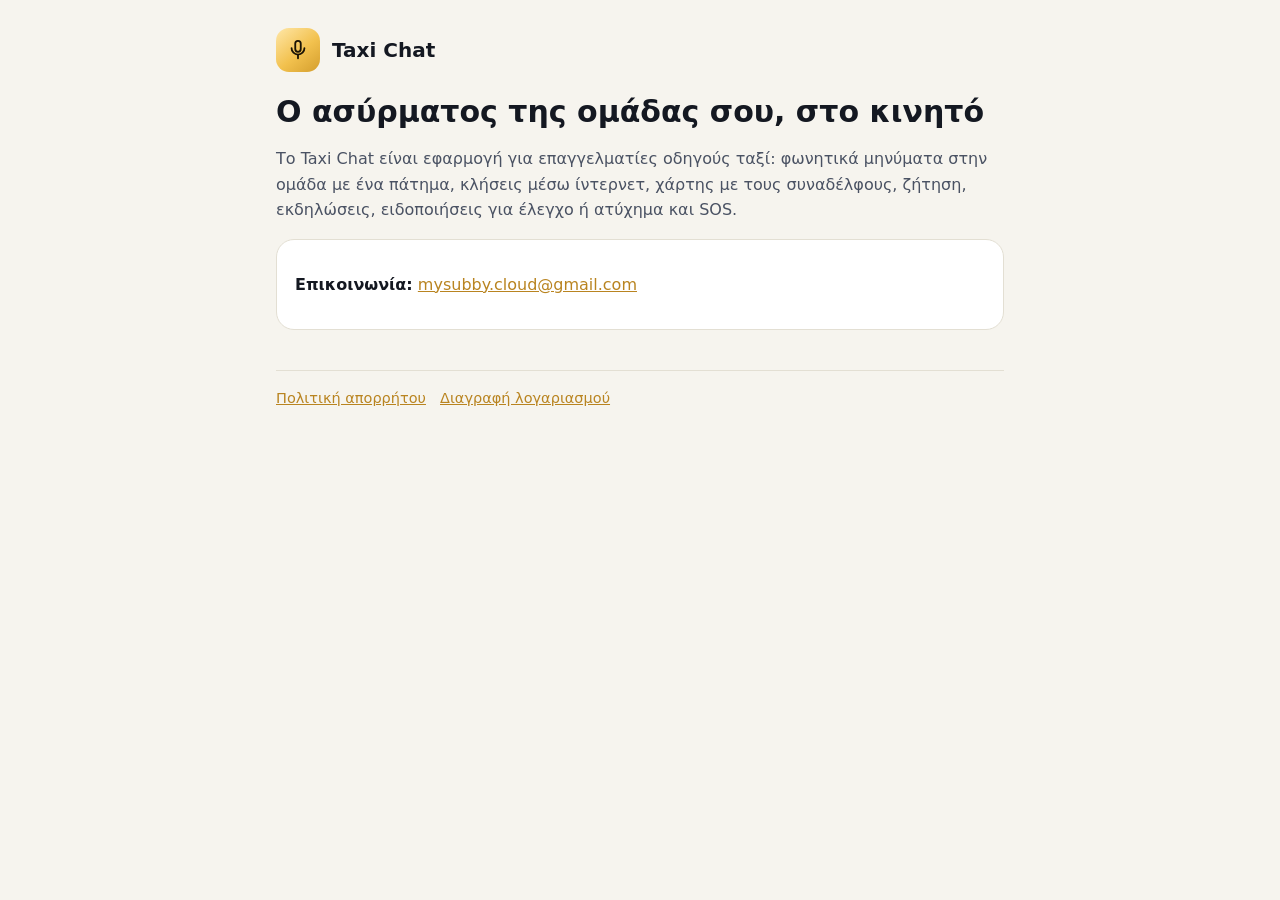
<file: index.html>
<!doctype html><html lang="el"><head><meta charset="utf-8"><meta name="viewport" content="width=device-width,initial-scale=1">
<title>Taxi Chat</title><meta http-equiv="refresh" content="0; url=taxi-chat/"><link rel="canonical" href="taxi-chat/"></head>
<body><p><a href="taxi-chat/">Taxi Chat</a></p></body></html>
</file>
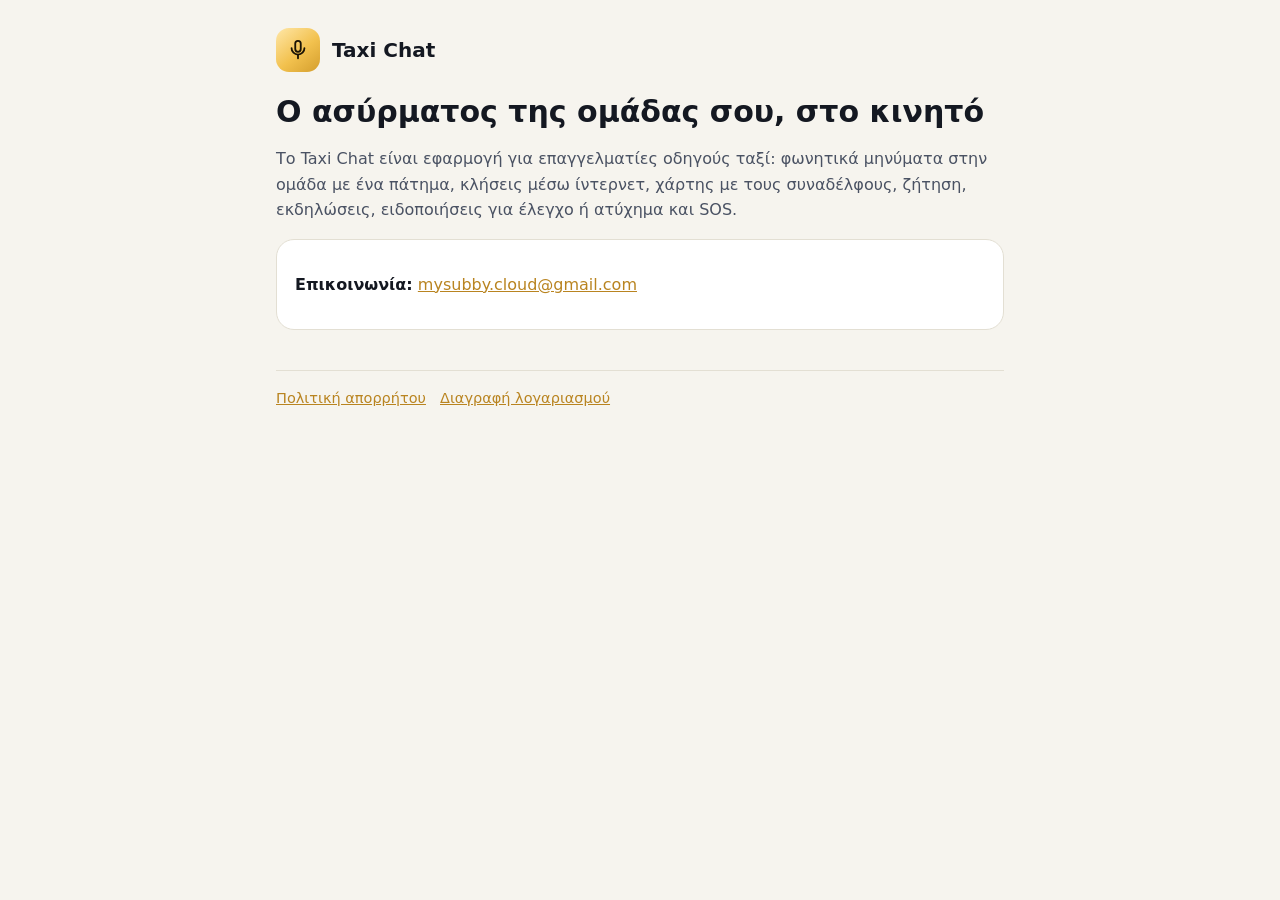
<file: taxi-chat/index.html>
<!doctype html><html lang="el"><head><meta charset="utf-8"><meta name="viewport" content="width=device-width,initial-scale=1">
<title>Taxi Chat</title><meta name="description" content="Ασύρματος, χάρτης και κλήσεις για επαγγελματίες οδηγούς ταξί."><link rel="stylesheet" href="style.css"></head>
<body><main>
<header><div class="logo"><svg width="22" height="22" viewBox="0 0 24 24" fill="none" stroke="#1A1305" stroke-width="2" stroke-linecap="round" stroke-linejoin="round"><rect x="9" y="2" width="6" height="12" rx="3"/><path d="M5 10a7 7 0 0 0 14 0"/><path d="M12 17v4"/></svg></div><div class="brand">Taxi Chat</div></header>
<h1>Ο ασύρματος της ομάδας σου, στο κινητό</h1>
<p>Το Taxi Chat είναι εφαρμογή για επαγγελματίες οδηγούς ταξί: φωνητικά μηνύματα στην ομάδα με ένα πάτημα, κλήσεις μέσω ίντερνετ, χάρτης με τους συναδέλφους, ζήτηση, εκδηλώσεις, ειδοποιήσεις για έλεγχο ή ατύχημα και SOS.</p>
<div class="card"><p><strong>Επικοινωνία:</strong> <a href="mailto:mysubby.cloud@gmail.com">mysubby.cloud@gmail.com</a></p></div>
<nav><a href="privacy.html">Πολιτική απορρήτου</a><a href="delete-account.html">Διαγραφή λογαριασμού</a></nav>
</main></body></html>
</file>
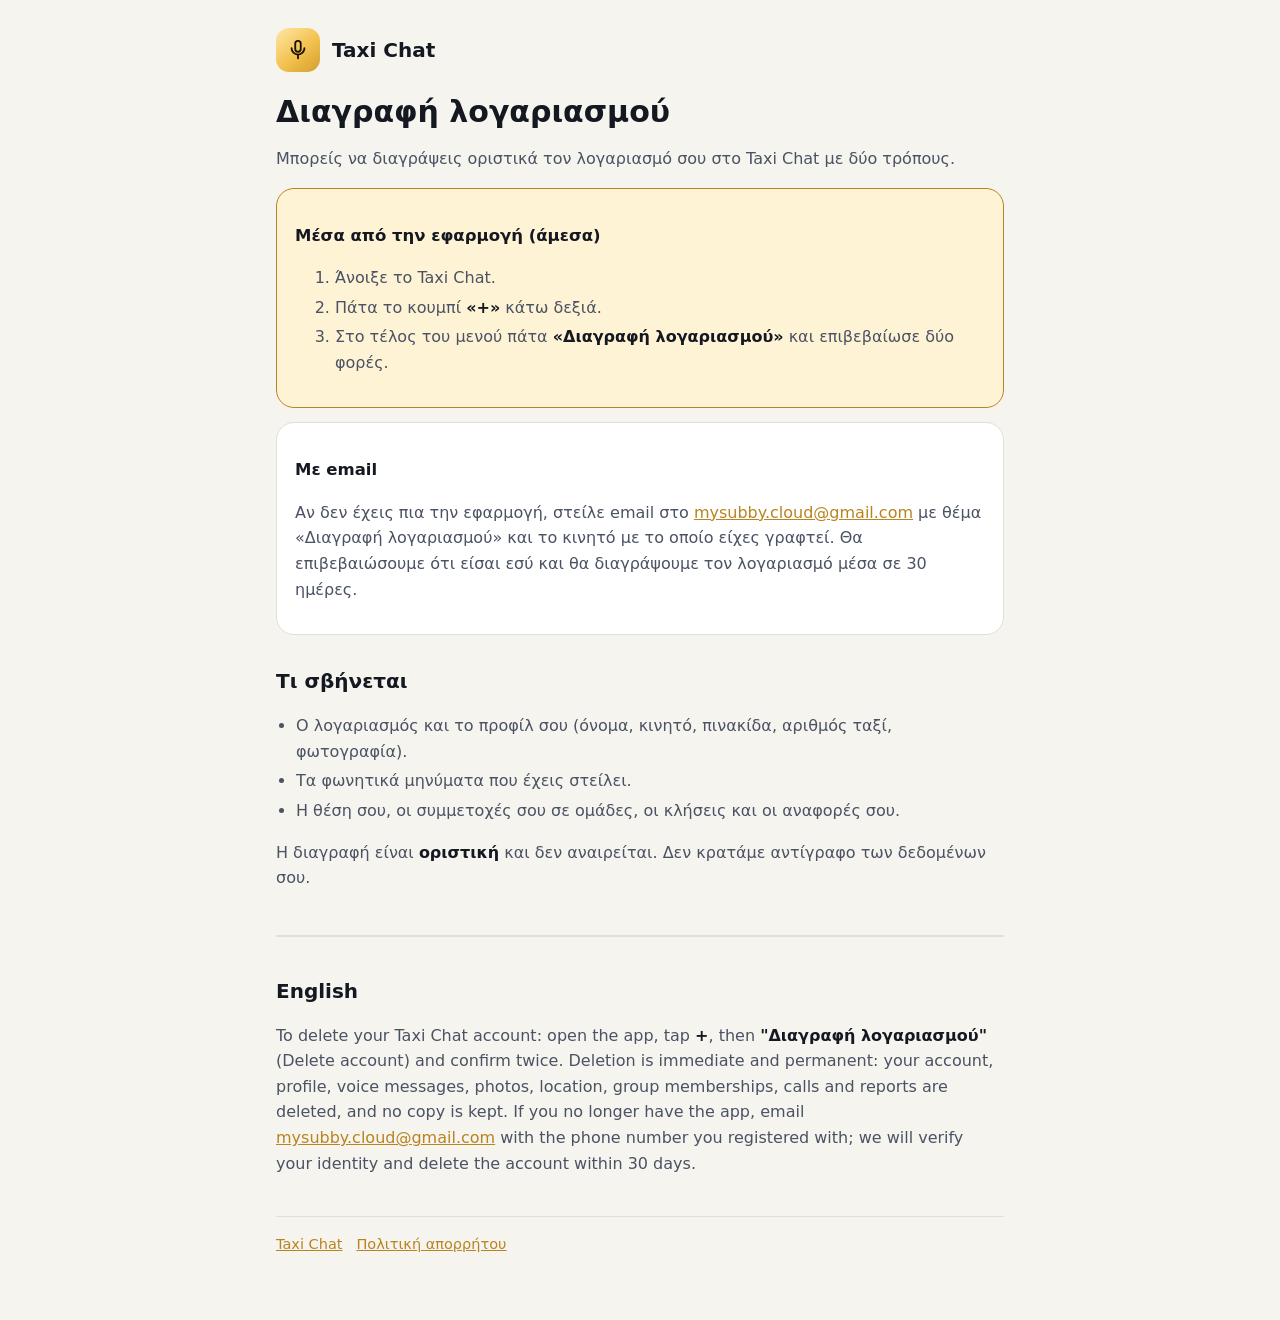
<file: taxi-chat/delete-account.html>
<!doctype html><html lang="el"><head><meta charset="utf-8"><meta name="viewport" content="width=device-width,initial-scale=1">
<title>Διαγραφή λογαριασμού · Taxi Chat</title><link rel="stylesheet" href="style.css"></head>
<body><main>
<header><div class="logo"><svg width="22" height="22" viewBox="0 0 24 24" fill="none" stroke="#1A1305" stroke-width="2" stroke-linecap="round" stroke-linejoin="round"><rect x="9" y="2" width="6" height="12" rx="3"/><path d="M5 10a7 7 0 0 0 14 0"/><path d="M12 17v4"/></svg></div><div class="brand">Taxi Chat</div></header>
<h1>Διαγραφή λογαριασμού</h1>
<p>Μπορείς να διαγράψεις οριστικά τον λογαριασμό σου στο Taxi Chat με δύο τρόπους.</p>

<div class="card note">
<h3>Μέσα από την εφαρμογή (άμεσα)</h3>
<ol>
<li>Άνοιξε το Taxi Chat.</li>
<li>Πάτα το κουμπί <strong>«+»</strong> κάτω δεξιά.</li>
<li>Στο τέλος του μενού πάτα <strong>«Διαγραφή λογαριασμού»</strong> και επιβεβαίωσε δύο φορές.</li>
</ol>
</div>

<div class="card">
<h3>Με email</h3>
<p>Αν δεν έχεις πια την εφαρμογή, στείλε email στο <a href="mailto:mysubby.cloud@gmail.com?subject=%CE%94%CE%B9%CE%B1%CE%B3%CF%81%CE%B1%CF%86%CE%AE%20%CE%BB%CE%BF%CE%B3%CE%B1%CF%81%CE%B9%CE%B1%CF%83%CE%BC%CE%BF%CF%8D">mysubby.cloud@gmail.com</a> με θέμα «Διαγραφή λογαριασμού» και το κινητό με το οποίο είχες γραφτεί. Θα επιβεβαιώσουμε ότι είσαι εσύ και θα διαγράψουμε τον λογαριασμό μέσα σε 30 ημέρες.</p>
</div>

<h2>Τι σβήνεται</h2>
<ul>
<li>Ο λογαριασμός και το προφίλ σου (όνομα, κινητό, πινακίδα, αριθμός ταξί, φωτογραφία).</li>
<li>Τα φωνητικά μηνύματα που έχεις στείλει.</li>
<li>Η θέση σου, οι συμμετοχές σου σε ομάδες, οι κλήσεις και οι αναφορές σου.</li>
</ul>
<p>Η διαγραφή είναι <strong>οριστική</strong> και δεν αναιρείται. Δεν κρατάμε αντίγραφο των δεδομένων σου.</p>

<section class="en">
<h2>English</h2>
<p>To delete your Taxi Chat account: open the app, tap <strong>+</strong>, then <strong>"Διαγραφή λογαριασμού"</strong> (Delete account) and confirm twice. Deletion is immediate and permanent: your account, profile, voice messages, photos, location, group memberships, calls and reports are deleted, and no copy is kept. If you no longer have the app, email <a href="mailto:mysubby.cloud@gmail.com">mysubby.cloud@gmail.com</a> with the phone number you registered with; we will verify your identity and delete the account within 30 days.</p>
</section>

<nav><a href="index.html">Taxi Chat</a><a href="privacy.html">Πολιτική απορρήτου</a></nav>
</main></body></html>
</file>
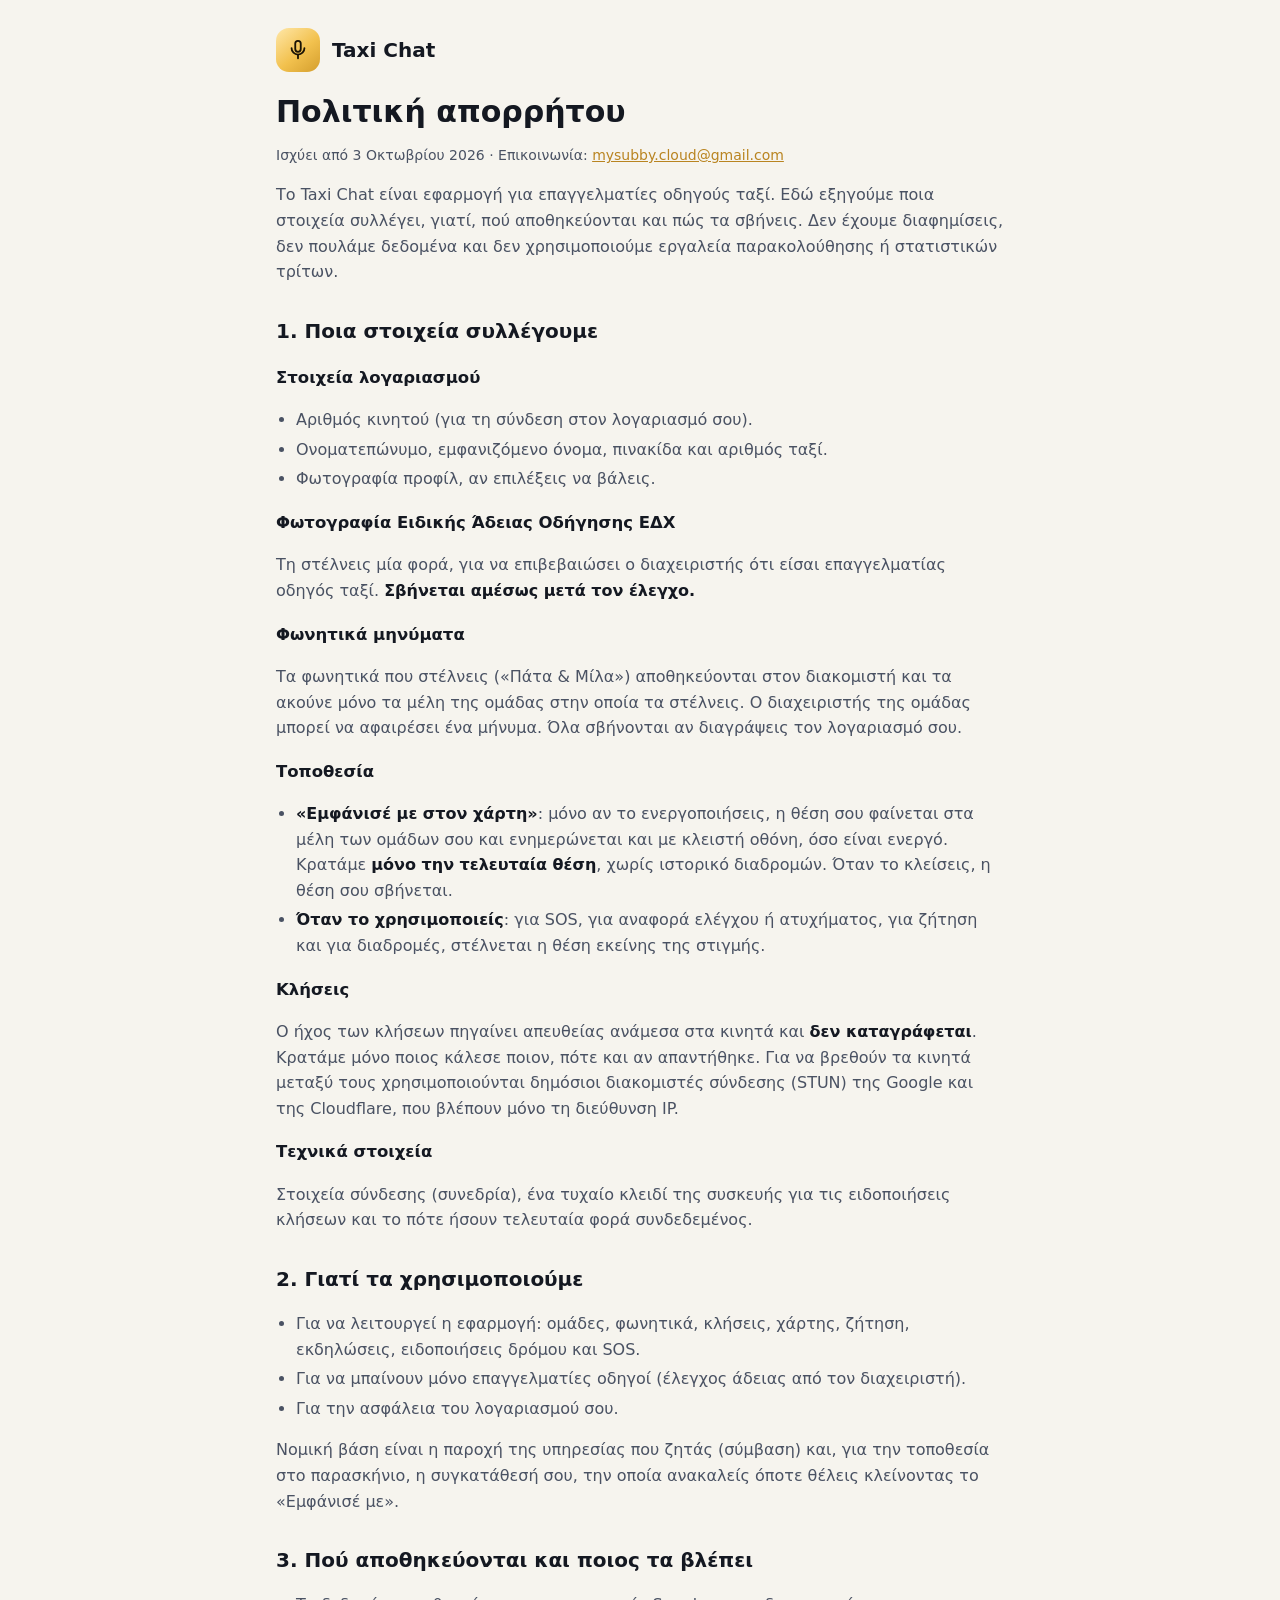
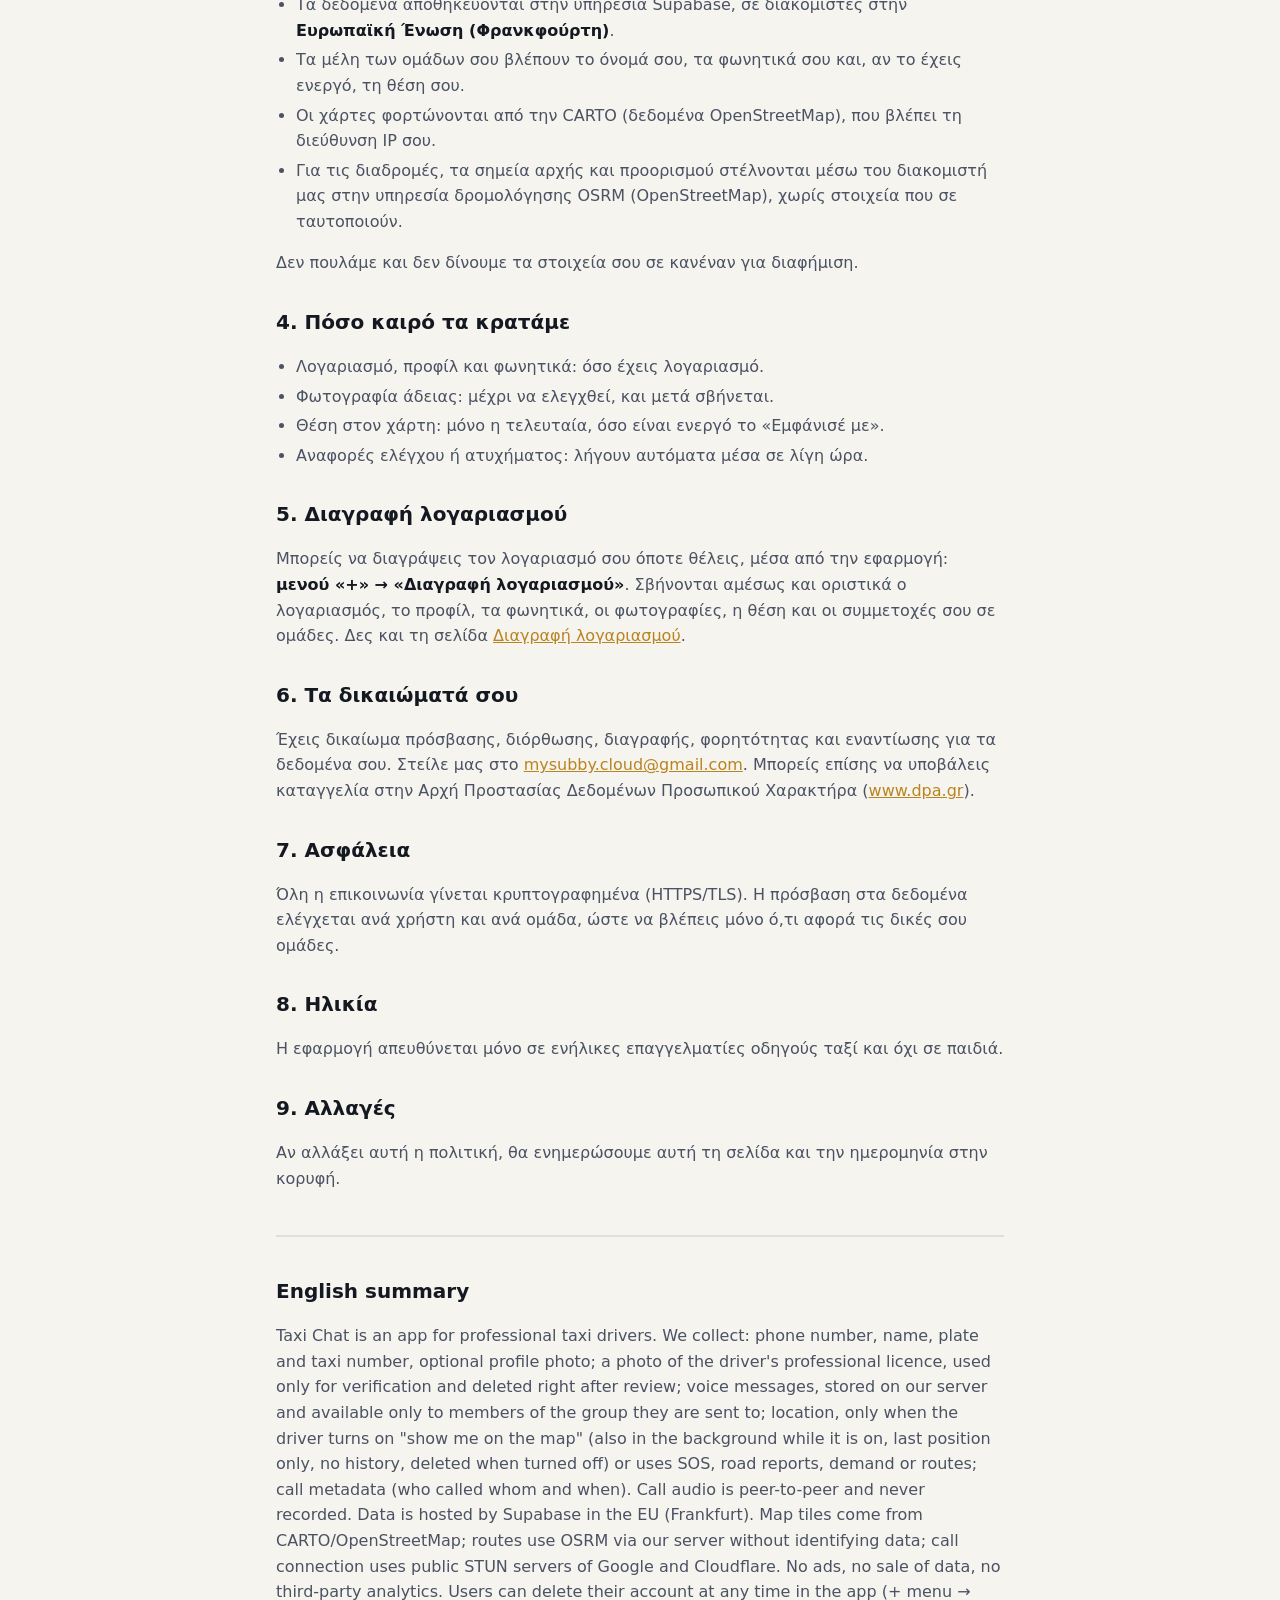
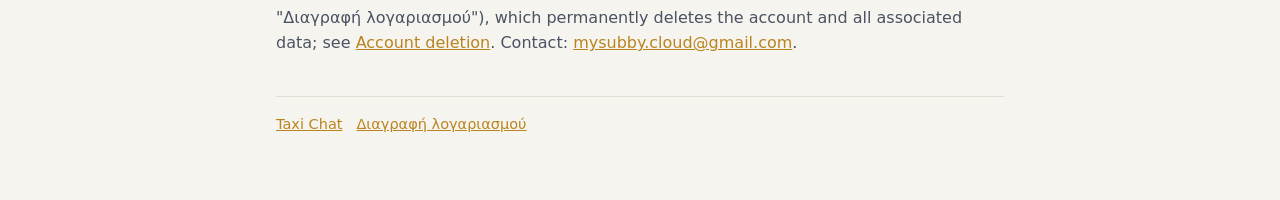
<file: taxi-chat/privacy.html>
<!doctype html><html lang="el"><head><meta charset="utf-8"><meta name="viewport" content="width=device-width,initial-scale=1">
<title>Πολιτική απορρήτου · Taxi Chat</title><link rel="stylesheet" href="style.css"></head>
<body><main>
<header><div class="logo"><svg width="22" height="22" viewBox="0 0 24 24" fill="none" stroke="#1A1305" stroke-width="2" stroke-linecap="round" stroke-linejoin="round"><rect x="9" y="2" width="6" height="12" rx="3"/><path d="M5 10a7 7 0 0 0 14 0"/><path d="M12 17v4"/></svg></div><div class="brand">Taxi Chat</div></header>
<h1>Πολιτική απορρήτου</h1>
<p class="meta">Ισχύει από 3 Οκτωβρίου 2026 · Επικοινωνία: <a href="mailto:mysubby.cloud@gmail.com">mysubby.cloud@gmail.com</a></p>

<p>Το Taxi Chat είναι εφαρμογή για επαγγελματίες οδηγούς ταξί. Εδώ εξηγούμε ποια στοιχεία συλλέγει, γιατί, πού αποθηκεύονται και πώς τα σβήνεις. Δεν έχουμε διαφημίσεις, δεν πουλάμε δεδομένα και δεν χρησιμοποιούμε εργαλεία παρακολούθησης ή στατιστικών τρίτων.</p>

<h2>1. Ποια στοιχεία συλλέγουμε</h2>
<h3>Στοιχεία λογαριασμού</h3>
<ul>
<li>Αριθμός κινητού (για τη σύνδεση στον λογαριασμό σου).</li>
<li>Ονοματεπώνυμο, εμφανιζόμενο όνομα, πινακίδα και αριθμός ταξί.</li>
<li>Φωτογραφία προφίλ, αν επιλέξεις να βάλεις.</li>
</ul>
<h3>Φωτογραφία Ειδικής Άδειας Οδήγησης ΕΔΧ</h3>
<p>Τη στέλνεις μία φορά, για να επιβεβαιώσει ο διαχειριστής ότι είσαι επαγγελματίας οδηγός ταξί. <strong>Σβήνεται αμέσως μετά τον έλεγχο.</strong></p>
<h3>Φωνητικά μηνύματα</h3>
<p>Τα φωνητικά που στέλνεις («Πάτα &amp; Μίλα») αποθηκεύονται στον διακομιστή και τα ακούνε μόνο τα μέλη της ομάδας στην οποία τα στέλνεις. Ο διαχειριστής της ομάδας μπορεί να αφαιρέσει ένα μήνυμα. Όλα σβήνονται αν διαγράψεις τον λογαριασμό σου.</p>
<h3>Τοποθεσία</h3>
<ul>
<li><strong>«Εμφάνισέ με στον χάρτη»</strong>: μόνο αν το ενεργοποιήσεις, η θέση σου φαίνεται στα μέλη των ομάδων σου και ενημερώνεται και με κλειστή οθόνη, όσο είναι ενεργό. Κρατάμε <strong>μόνο την τελευταία θέση</strong>, χωρίς ιστορικό διαδρομών. Όταν το κλείσεις, η θέση σου σβήνεται.</li>
<li><strong>Όταν το χρησιμοποιείς</strong>: για SOS, για αναφορά ελέγχου ή ατυχήματος, για ζήτηση και για διαδρομές, στέλνεται η θέση εκείνης της στιγμής.</li>
</ul>
<h3>Κλήσεις</h3>
<p>Ο ήχος των κλήσεων πηγαίνει απευθείας ανάμεσα στα κινητά και <strong>δεν καταγράφεται</strong>. Κρατάμε μόνο ποιος κάλεσε ποιον, πότε και αν απαντήθηκε. Για να βρεθούν τα κινητά μεταξύ τους χρησιμοποιούνται δημόσιοι διακομιστές σύνδεσης (STUN) της Google και της Cloudflare, που βλέπουν μόνο τη διεύθυνση IP.</p>
<h3>Τεχνικά στοιχεία</h3>
<p>Στοιχεία σύνδεσης (συνεδρία), ένα τυχαίο κλειδί της συσκευής για τις ειδοποιήσεις κλήσεων και το πότε ήσουν τελευταία φορά συνδεδεμένος.</p>

<h2>2. Γιατί τα χρησιμοποιούμε</h2>
<ul>
<li>Για να λειτουργεί η εφαρμογή: ομάδες, φωνητικά, κλήσεις, χάρτης, ζήτηση, εκδηλώσεις, ειδοποιήσεις δρόμου και SOS.</li>
<li>Για να μπαίνουν μόνο επαγγελματίες οδηγοί (έλεγχος άδειας από τον διαχειριστή).</li>
<li>Για την ασφάλεια του λογαριασμού σου.</li>
</ul>
<p>Νομική βάση είναι η παροχή της υπηρεσίας που ζητάς (σύμβαση) και, για την τοποθεσία στο παρασκήνιο, η συγκατάθεσή σου, την οποία ανακαλείς όποτε θέλεις κλείνοντας το «Εμφάνισέ με».</p>

<h2>3. Πού αποθηκεύονται και ποιος τα βλέπει</h2>
<ul>
<li>Τα δεδομένα αποθηκεύονται στην υπηρεσία Supabase, σε διακομιστές στην <strong>Ευρωπαϊκή Ένωση (Φρανκφούρτη)</strong>.</li>
<li>Τα μέλη των ομάδων σου βλέπουν το όνομά σου, τα φωνητικά σου και, αν το έχεις ενεργό, τη θέση σου.</li>
<li>Οι χάρτες φορτώνονται από την CARTO (δεδομένα OpenStreetMap), που βλέπει τη διεύθυνση IP σου.</li>
<li>Για τις διαδρομές, τα σημεία αρχής και προορισμού στέλνονται μέσω του διακομιστή μας στην υπηρεσία δρομολόγησης OSRM (OpenStreetMap), χωρίς στοιχεία που σε ταυτοποιούν.</li>
</ul>
<p>Δεν πουλάμε και δεν δίνουμε τα στοιχεία σου σε κανέναν για διαφήμιση.</p>

<h2>4. Πόσο καιρό τα κρατάμε</h2>
<ul>
<li>Λογαριασμό, προφίλ και φωνητικά: όσο έχεις λογαριασμό.</li>
<li>Φωτογραφία άδειας: μέχρι να ελεγχθεί, και μετά σβήνεται.</li>
<li>Θέση στον χάρτη: μόνο η τελευταία, όσο είναι ενεργό το «Εμφάνισέ με».</li>
<li>Αναφορές ελέγχου ή ατυχήματος: λήγουν αυτόματα μέσα σε λίγη ώρα.</li>
</ul>

<h2>5. Διαγραφή λογαριασμού</h2>
<p>Μπορείς να διαγράψεις τον λογαριασμό σου όποτε θέλεις, μέσα από την εφαρμογή: <strong>μενού «+» → «Διαγραφή λογαριασμού»</strong>. Σβήνονται αμέσως και οριστικά ο λογαριασμός, το προφίλ, τα φωνητικά, οι φωτογραφίες, η θέση και οι συμμετοχές σου σε ομάδες. Δες και τη σελίδα <a href="delete-account.html">Διαγραφή λογαριασμού</a>.</p>

<h2>6. Τα δικαιώματά σου</h2>
<p>Έχεις δικαίωμα πρόσβασης, διόρθωσης, διαγραφής, φορητότητας και εναντίωσης για τα δεδομένα σου. Στείλε μας στο <a href="mailto:mysubby.cloud@gmail.com">mysubby.cloud@gmail.com</a>. Μπορείς επίσης να υποβάλεις καταγγελία στην Αρχή Προστασίας Δεδομένων Προσωπικού Χαρακτήρα (<a href="https://www.dpa.gr">www.dpa.gr</a>).</p>

<h2>7. Ασφάλεια</h2>
<p>Όλη η επικοινωνία γίνεται κρυπτογραφημένα (HTTPS/TLS). Η πρόσβαση στα δεδομένα ελέγχεται ανά χρήστη και ανά ομάδα, ώστε να βλέπεις μόνο ό,τι αφορά τις δικές σου ομάδες.</p>

<h2>8. Ηλικία</h2>
<p>Η εφαρμογή απευθύνεται μόνο σε ενήλικες επαγγελματίες οδηγούς ταξί και όχι σε παιδιά.</p>

<h2>9. Αλλαγές</h2>
<p>Αν αλλάξει αυτή η πολιτική, θα ενημερώσουμε αυτή τη σελίδα και την ημερομηνία στην κορυφή.</p>

<section class="en">
<h2>English summary</h2>
<p>Taxi Chat is an app for professional taxi drivers. We collect: phone number, name, plate and taxi number, optional profile photo; a photo of the driver's professional licence, used only for verification and deleted right after review; voice messages, stored on our server and available only to members of the group they are sent to; location, only when the driver turns on "show me on the map" (also in the background while it is on, last position only, no history, deleted when turned off) or uses SOS, road reports, demand or routes; call metadata (who called whom and when). Call audio is peer-to-peer and never recorded. Data is hosted by Supabase in the EU (Frankfurt). Map tiles come from CARTO/OpenStreetMap; routes use OSRM via our server without identifying data; call connection uses public STUN servers of Google and Cloudflare. No ads, no sale of data, no third-party analytics. Users can delete their account at any time in the app (+ menu → "Διαγραφή λογαριασμού"), which permanently deletes the account and all associated data; see <a href="delete-account.html">Account deletion</a>. Contact: <a href="mailto:mysubby.cloud@gmail.com">mysubby.cloud@gmail.com</a>.</p>
</section>

<nav><a href="index.html">Taxi Chat</a><a href="delete-account.html">Διαγραφή λογαριασμού</a></nav>
</main></body></html>
</file>
<file: taxi-chat/style.css>
:root{--bg:#F6F4EE;--card:#FFFFFF;--text:#141821;--dim:#4A5263;--line:#E3DFD3;--gold:#B98420;--goldsoft:#FFF3D6}
@media (prefers-color-scheme:dark){:root{--bg:#070D1A;--card:#0F1729;--text:#F1F5FB;--dim:#A9B5C8;--line:#22304A;--gold:#F2C14E;--goldsoft:#1E1A0E}}
*{box-sizing:border-box}
body{margin:0;background:var(--bg);color:var(--text);font:16px/1.6 "Noto Sans",system-ui,-apple-system,"Segoe UI",Roboto,sans-serif}
main{max-width:760px;margin:0 auto;padding:28px 16px 64px}
header{display:flex;align-items:center;gap:12px;margin-bottom:22px}
.logo{width:44px;height:44px;border-radius:13px;background:linear-gradient(140deg,#FFE7A8,#F2C14E 55%,#D49E2D);display:flex;align-items:center;justify-content:center;flex:none}
.brand{font-weight:700;font-size:20px}
h1{font-size:30px;line-height:1.2;margin:8px 0 6px}
h2{font-size:20px;margin:30px 0 8px}
h3{font-size:16.5px;margin:18px 0 4px}
p,li{color:var(--dim)} strong{color:var(--text)}
ul{padding-left:20px} li{margin:4px 0}
.card{background:var(--card);border:1px solid var(--line);border-radius:18px;padding:16px 18px;margin:14px 0}
.note{background:var(--goldsoft);border-color:var(--gold)}
a{color:var(--gold)}
.meta{font-size:14px;color:var(--dim)}
nav{display:flex;gap:14px;flex-wrap:wrap;font-size:14.5px;margin-top:40px;padding-top:16px;border-top:1px solid var(--line)}
.en{margin-top:44px;padding-top:8px;border-top:2px solid var(--line)}
</file>
